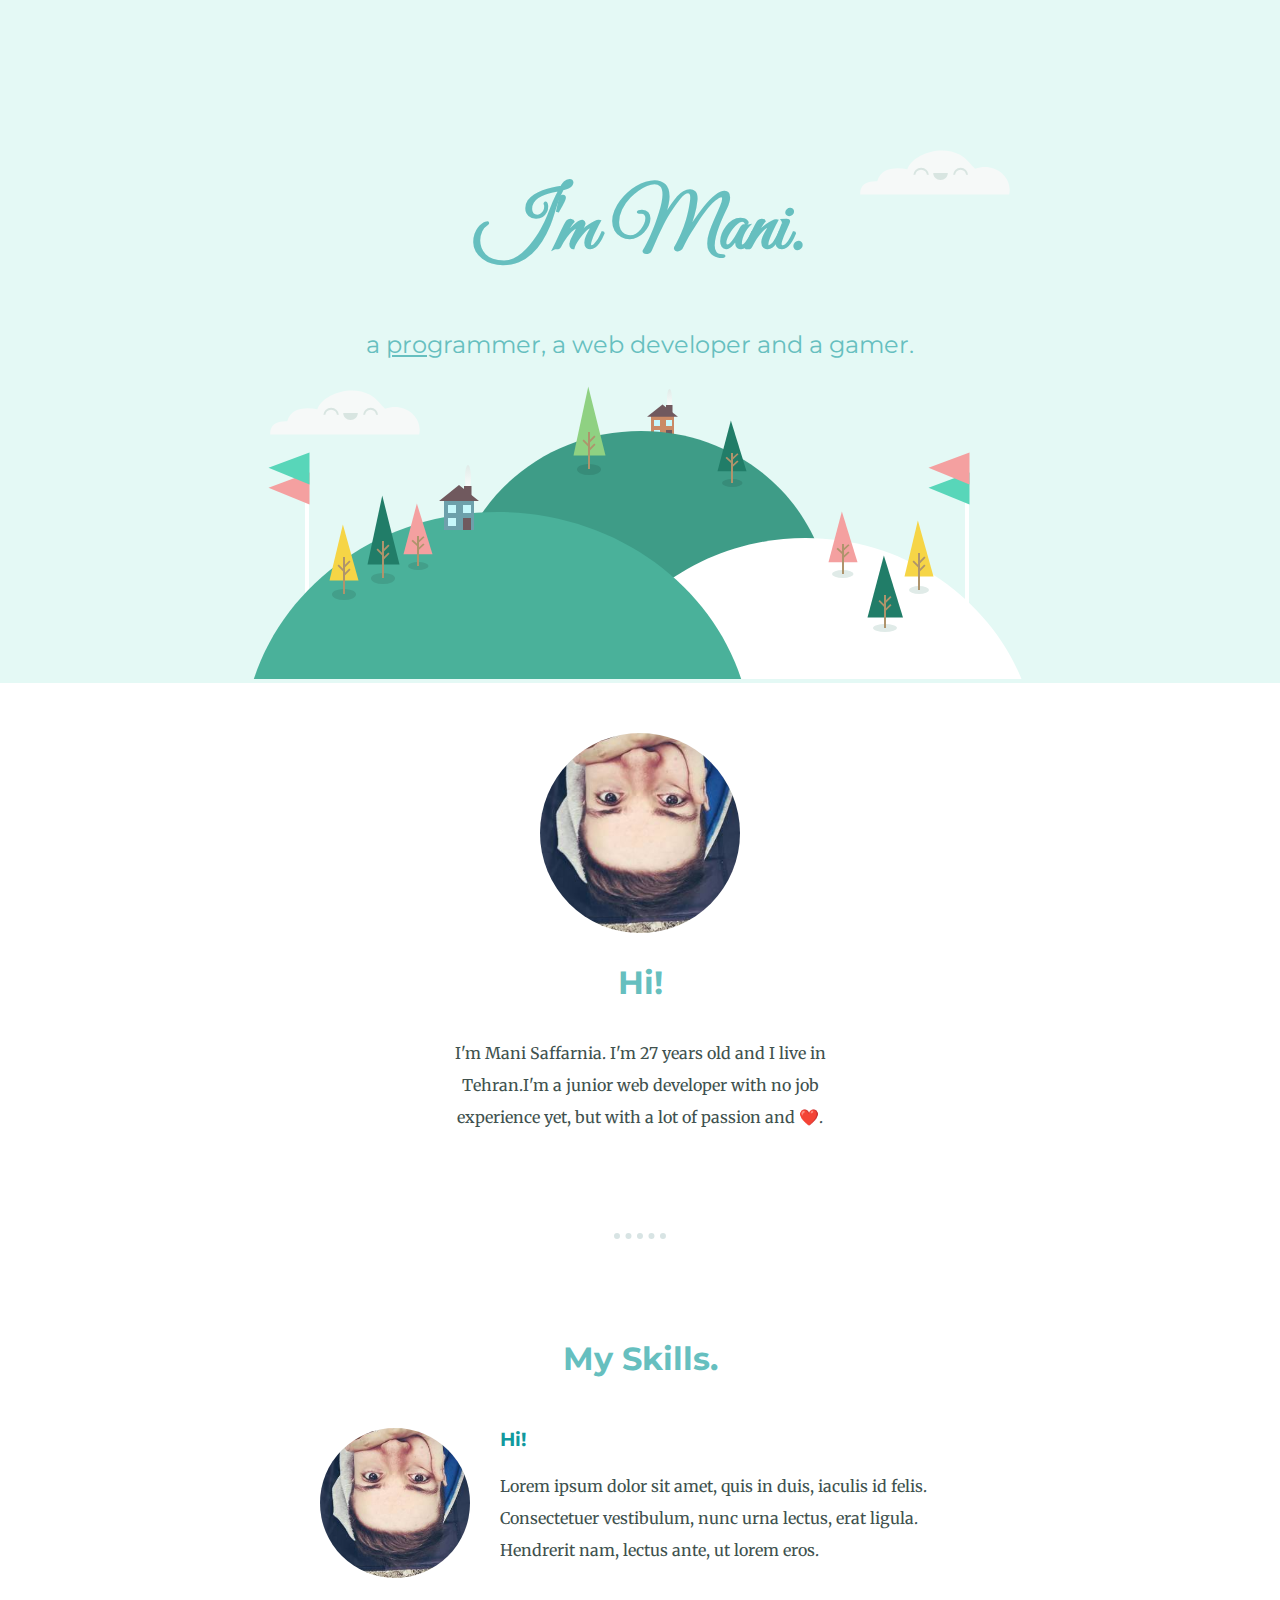
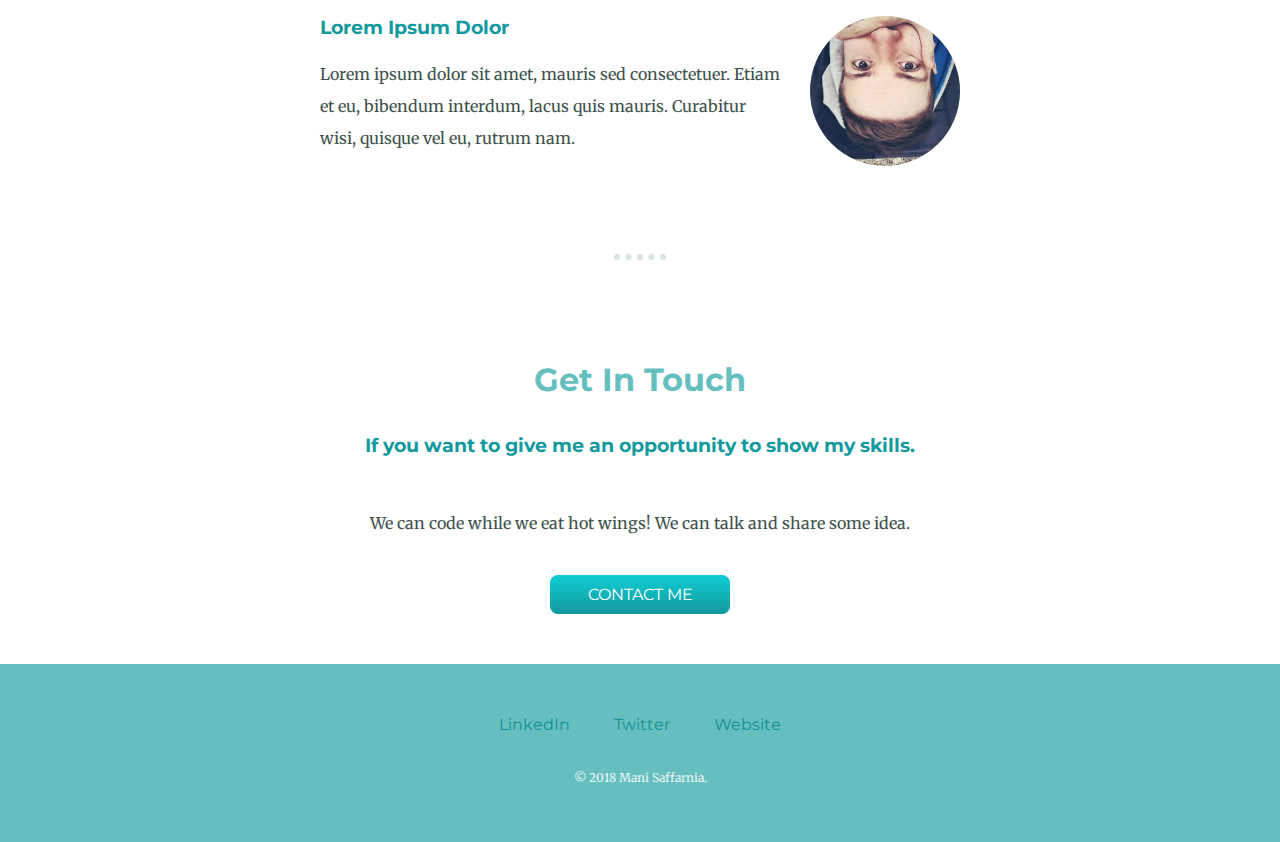
<file: index.html>
<!DOCTYPE html>
<html lang="en">

  <head>
    <meta charset="UTF-8">
    <title>Mani Saffarnia</title>
    <link rel="stylesheet" href="./css/style.css">
    <link href="https://fonts.googleapis.com/css?family=Merriweather|Montserrat|Sacramento" rel="stylesheet">
    <link href="https://fonts.googleapis.com/css?family=Great+Vibes|Kaushan+Script|Mr+Dafoe|Parisienne" rel="stylesheet">
    <link rel="icon" href="./images/favicon/favicon.ico">
  </head>

  <body>


    <!--TOP CONTAINER-->
    <div class="top-container">
      <div class="container">
        <img class="top-cloud" src="./images/cloud.svg" alt="">
        <h1>I'm Mani.</h1>
        <h2 class="header-sub-title">a <span class="pro">pro</span>grammer, a web developer and a gamer.</h2>
        <img class="bottom-cloud" src="./images/cloud.svg" alt="">
        <img src="./images/land.svg" alt="">
      </div>
    </div>

    <!--MIDDLE CONTAINER-->
    <div class="middle-container">
      <div class="profile">
        <img class="circle profile-picture" src="./images/profile/profile.jpg" alt="Mani Saffarnia profile picture">
        <h2>Hi!</h2>
        <p class="bio">I'm Mani Saffarnia. I'm 27 years old and I live in Tehran.I'm a junior web developer with no job experience yet, but with a lot of passion and ❤️.</p>
      </div>
      <hr>
      <div class="skills">
        <h2 class="my-skill">My Skills.</h2>
        <div class="skill-row">
          <img class="circle skill-picture-top" src="./images/profile/profile.jpg" alt="">
          <h3>Hi!</h3>
          <p>Lorem ipsum dolor sit amet, quis in duis, iaculis id felis. Consectetuer vestibulum, nunc urna lectus, erat ligula. Hendrerit nam, lectus ante, ut lorem eros.</p>
        </div>
        <div class="skill-row">
          <img class="circle skill-picture-bottom" src="./images/profile/profile.jpg" alt="">
          <h3>Lorem Ipsum Dolor</h3>
          <p>Lorem ipsum dolor sit amet, mauris sed consectetuer. Etiam et eu, bibendum interdum, lacus quis mauris. Curabitur wisi, quisque vel eu, rutrum nam.</p>
        </div>
      </div>
      <hr>
      <div class="contact-me">
        <h2 class="get-in-touch">Get In Touch</h2>
        <h3 class="get-in-touch-subtitle">If you want to give me an opportunity to show my skills.</h3>
        <p>We can code while we eat hot wings! We can talk and share some idea.</p>
        <a class="btn" href="mailto:mani.saffarnia@gmail.com">CONTACT ME</a>
      </div>
    </div>

    <!--BOTTOM CONTAINER-->
    <div class="bottom-container">
      <a class="footer-link" href="https://www.linkedin.com/">LinkedIn</a>
      <a class="footer-link" href="https://twitter.com/">Twitter</a>
      <a class="footer-link" href="https://www.appbrewery.co/">Website</a>
      <p>© 2018 Mani Saffarnia.</p>
    </div>


  </body>

</html>
</file>
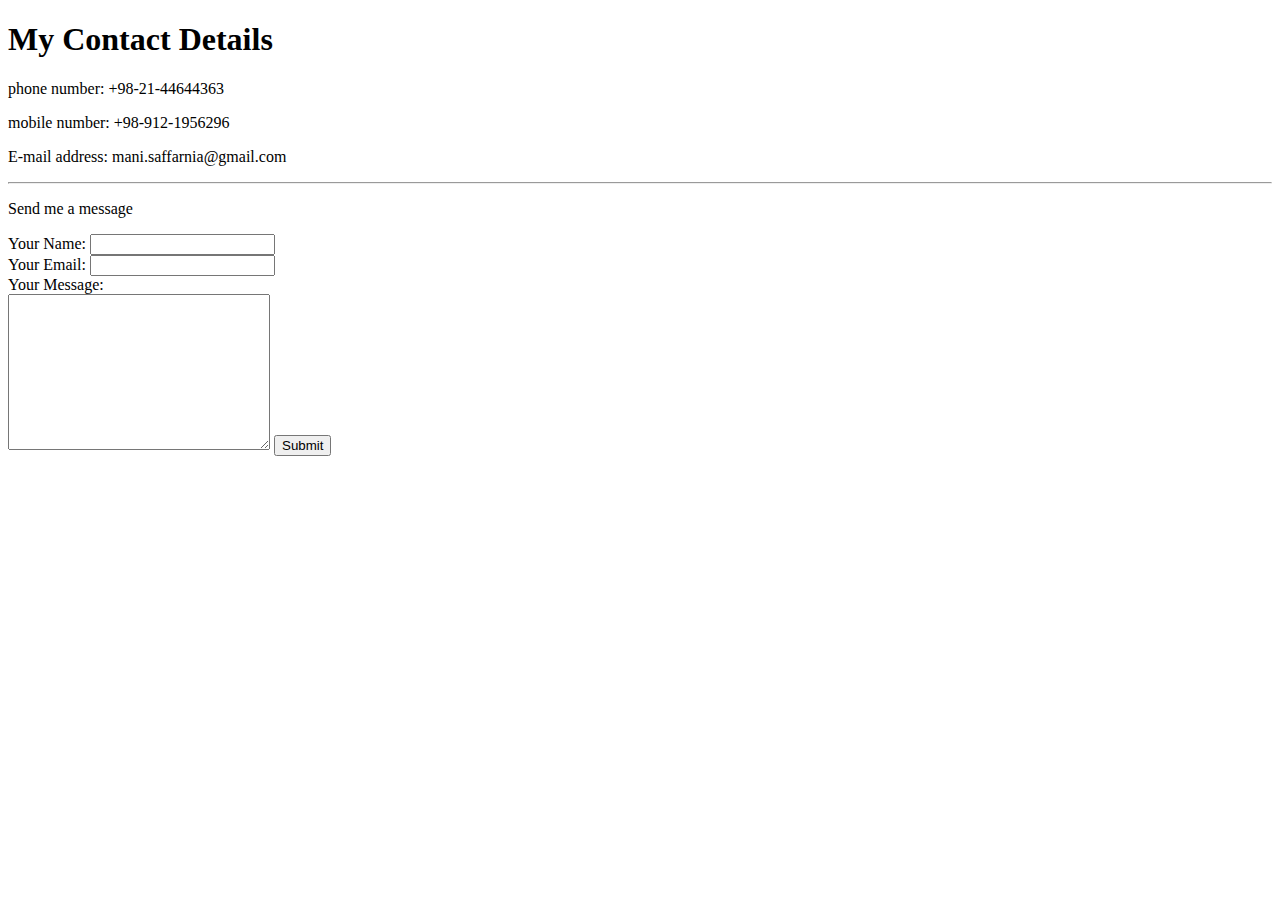
<file: contact.html>
<!DOCTYPE html>
<html lang="en">

  <head>
    <meta charset="UTF-8">
    <title>Contact Me</title>
  </head>

  <body>
    <h1>My Contact Details</h1>
    <p>phone number: +98-21-44644363</p>
    <p>mobile number: +98-912-1956296</p>
    <p>E-mail address: mani.saffarnia@gmail.com</p>

    <hr>
    <!--Contact me Form  -->
    <p>Send me a message</p>
    <form action="mailto:info@info.com" method="post" enctype="text/plain" charset="UTF-8">
      <!-- NAME -->
      <label for="name">Your Name:</label>
      <input type="text" name="name" id="name"><br>
      <!-- EMAIL -->
      <label for="email">Your Email:</label>
      <input type="text" name="email" id="email"><br>
      <!-- MESSAGE -->
      <label for="message">Your Message:</label><br>
      <textarea name="message" id="message" rows="10" cols="30"></textarea>

      <input type="submit">
    </form>
  </body>

</html>
</file>
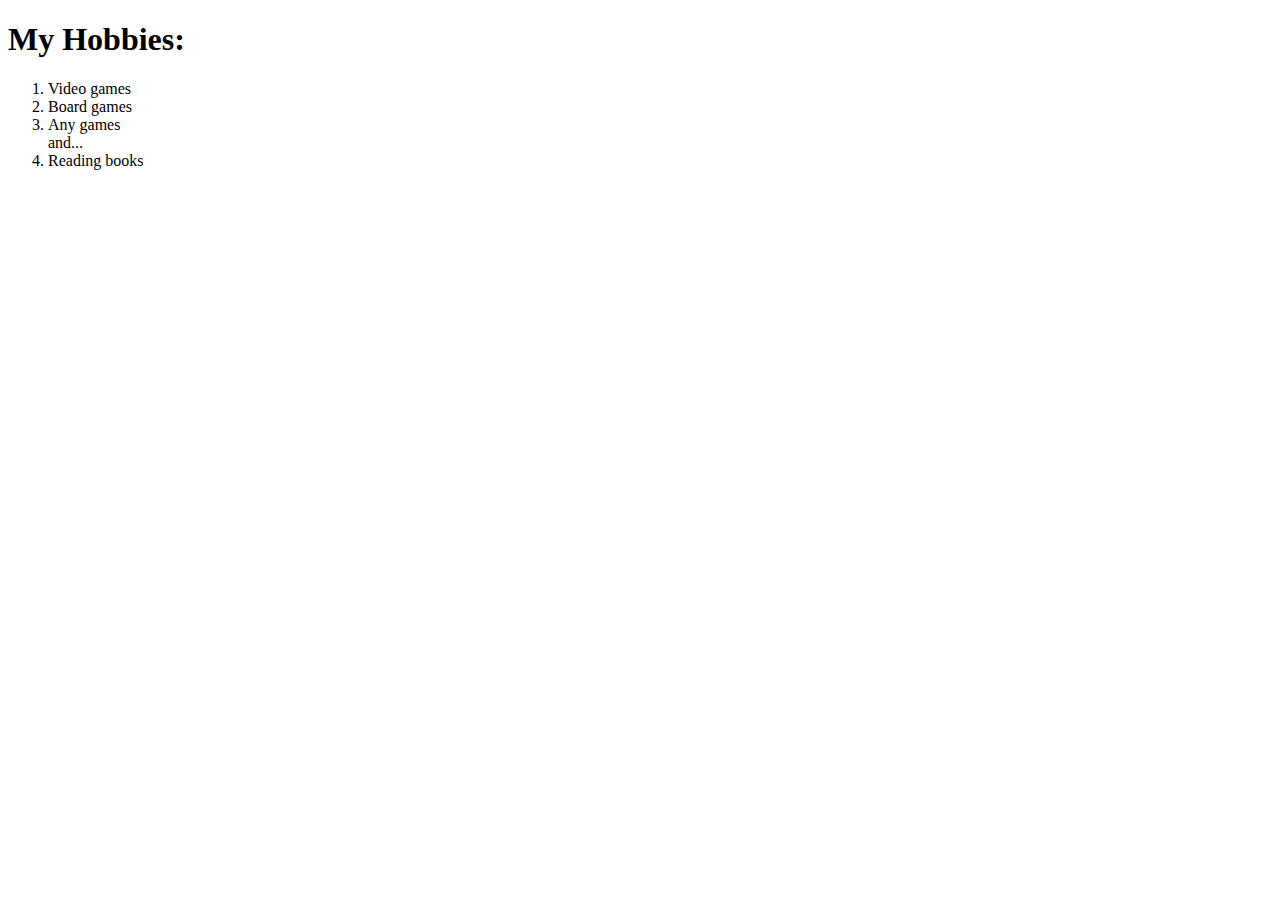
<file: hobbies.html>
<!DOCTYPE html>
<html lang="en">
<head>
  <meta charset="UTF-8">
  <title>Hobbies</title>
</head>
<body>
  <h1>My Hobbies:</h1>
  <ol>
    <li>Video games</li>
    <li>Board games</li>
    <li>Any games</li>
    and...
    <li>Reading books</li>
  </ol>
</body>
</html>
</file>
<file: css/style.css>
html {
  box-sizing: border-box;
}

body {
  color: #40514E;
  font-family: 'Merriweather', serif;
  margin: 0;
  text-align: center;
}

.container {
  width: 1140px;
  position: relative;
  margin: 0 auto;
}

h1 {
  color: #66BFBF;
  font-size: 5rem;
  font-family: 'Great Vibes', cursive;
  margin: 50px auto 0;
  line-height: 2;
  /* font-family: 'Kaushan Script', cursive; */
}

h2 {
  color: #66BFBF;
  font-size: 1.5rem;
  font-family: 'Montserrat', sans-serif;
}

h3 {
  color: #11999E;
  font-family: 'Montserrat', sans-serif;
}

a {
  color: #11999E;
}

hr {
  border-style: none;
  border-top: 6px dotted #d8e4e4;
  width: 4%;
  margin: 100px auto;
}

p{
  line-height: 2;
}

.top-container {
  background-color: #e4f9f5;
  padding-top: 100px;
}

.middle-container {
  background-color: white;
  margin: 50px 0;
}

.bottom-container {
  background-color: #66BFBF;
  padding: 50px 0 20px;
}

.bottom-container a{
  color: #118f94;
  margin: 10px 20px;
  text-decoration: none;
  font-family: 'Montserrat', sans-serif;
}
.bottom-container a:hover{
  color: #EAF6F6;
}

.bottom-container p{
  color: #EAF6F6;
  font-size: 0.75rem;
  padding: 20px 0px;
}

.top-cloud, .bottom-cloud {
  position: absolute;
}

.top-cloud {
  top: 0;
  right: 200px;
}

.bottom-cloud {
  top: 240px;
  left: 200px
}

.header-sub-title {
  font-weight: normal;
}

.pro {
  text-decoration: underline;
}

.circle {
  border-radius: 50%;
}

.skill-row {
  width: 50%;
  margin: 50px auto 0;
}

.skill-picture-top {
  width: 150px;
  float: left;
  margin-right: 30px;
}

.skill-picture-bottom {
  width: 150px;
  float: right;
  margin-left: 30px;
}

.skills p, .skills h3 {
  text-align: left;
}


.btn{
  display: inline-block;
  background-color: #08b1b7;
  background-image: linear-gradient(to bottom, #11cdd4, #11999e);
  font-family: 'Montserrat', sans-serif;
  color: white;
  text-align: center;
  border-radius: 8px;
  padding: 10px 15px;
  width: 150px;
  margin: 20px auto 0;
  text-decoration: none;
}

.btn:hover{
  background-image: linear-gradient(to bottom, #11cdd4, #0b7b80);
}

.middle-container h2{
  font-size: 2rem;
  margin-bottom: 35px;
}

.get-in-touch-subtitle{
  margin-bottom: 50px;
}

.profile-picture{
  width: 200px;
}

.bio{
  width: 30%;
  margin: 0 auto;
}
</file>
